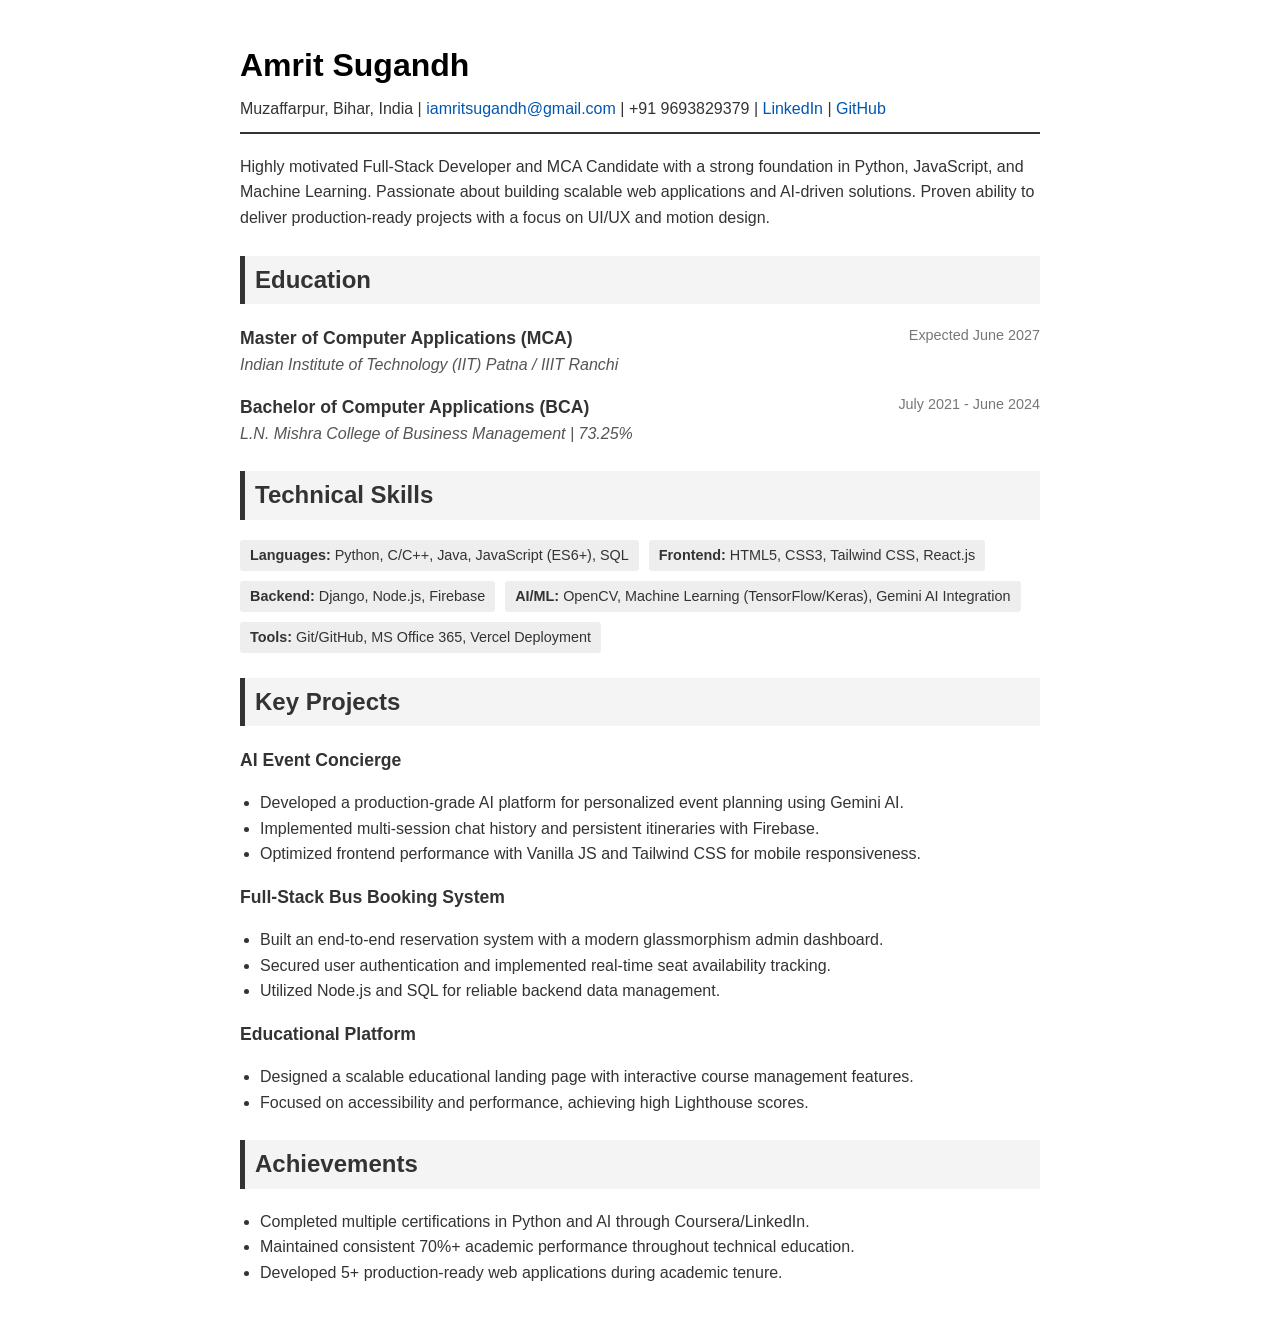
<file: Resume-ATS.html>
<!DOCTYPE html>
<html lang="en">
<head>
    <meta charset="UTF-8">
    <meta name="viewport" content="width=device-width, initial-scale=1.0">
    <title>Resume - Amrit Sugandh</title>
    <style>
        body { font-family: Arial, sans-serif; line-height: 1.6; color: #333; max-width: 800px; margin: 40px auto; padding: 0 20px; }
        h1 { color: #000; margin-bottom: 5px; }
        .contact-info { margin-bottom: 20px; border-bottom: 2px solid #333; padding-bottom: 10px; }
        .contact-info a { color: #0056b3; text-decoration: none; }
        h2 { background: #f4f4f4; padding: 5px 10px; border-left: 5px solid #333; margin-top: 25px; }
        .job { margin-bottom: 15px; }
        .job-title { font-weight: bold; font-size: 1.1em; }
        .company { font-style: italic; color: #555; }
        .date { float: right; color: #777; font-size: 0.9em; }
        .skills-list { display: flex; flex-wrap: wrap; gap: 10px; list-style: none; padding: 0; }
        .skills-list li { background: #eee; padding: 4px 10px; border-radius: 3px; font-size: 0.9em; }
        ul { padding-left: 20px; }
        @media print {
            body { margin: 20px; }
            .date { float: none; display: block; margin-top: -5px; }
        }
    </style>
</head>
<body>
    <h1>Amrit Sugandh</h1>
    <div class="contact-info">
        Muzaffarpur, Bihar, India | 
        <a href="mailto:iamritsugandh@gmail.com">iamritsugandh@gmail.com</a> | 
        +91 9693829379 | 
        <a href="https://linkedin.com/in/amrit-sugandh-668419299/">LinkedIn</a> | 
        <a href="https://github.com/amritsugandh">GitHub</a>
    </div>

    <p>Highly motivated Full-Stack Developer and MCA Candidate with a strong foundation in Python, JavaScript, and Machine Learning. Passionate about building scalable web applications and AI-driven solutions. Proven ability to deliver production-ready projects with a focus on UI/UX and motion design.</p>

    <h2>Education</h2>
    <div class="job">
        <span class="date">Expected June 2027</span>
        <div class="job-title">Master of Computer Applications (MCA)</div>
        <div class="company">Indian Institute of Technology (IIT) Patna / IIIT Ranchi</div>
    </div>
    <div class="job">
        <span class="date">July 2021 - June 2024</span>
        <div class="job-title">Bachelor of Computer Applications (BCA)</div>
        <div class="company">L.N. Mishra College of Business Management | 73.25%</div>
    </div>

    <h2>Technical Skills</h2>
    <ul class="skills-list">
        <li><strong>Languages:</strong> Python, C/C++, Java, JavaScript (ES6+), SQL</li>
        <li><strong>Frontend:</strong> HTML5, CSS3, Tailwind CSS, React.js</li>
        <li><strong>Backend:</strong> Django, Node.js, Firebase</li>
        <li><strong>AI/ML:</strong> OpenCV, Machine Learning (TensorFlow/Keras), Gemini AI Integration</li>
        <li><strong>Tools:</strong> Git/GitHub, MS Office 365, Vercel Deployment</li>
    </ul>

    <h2>Key Projects</h2>
    <div class="job">
        <div class="job-title">AI Event Concierge</div>
        <ul>
            <li>Developed a production-grade AI platform for personalized event planning using Gemini AI.</li>
            <li>Implemented multi-session chat history and persistent itineraries with Firebase.</li>
            <li>Optimized frontend performance with Vanilla JS and Tailwind CSS for mobile responsiveness.</li>
        </ul>
    </div>
    <div class="job">
        <div class="job-title">Full-Stack Bus Booking System</div>
        <ul>
            <li>Built an end-to-end reservation system with a modern glassmorphism admin dashboard.</li>
            <li>Secured user authentication and implemented real-time seat availability tracking.</li>
            <li>Utilized Node.js and SQL for reliable backend data management.</li>
        </ul>
    </div>
    <div class="job">
        <div class="job-title">Educational Platform</div>
        <ul>
            <li>Designed a scalable educational landing page with interactive course management features.</li>
            <li>Focused on accessibility and performance, achieving high Lighthouse scores.</li>
        </ul>
    </div>

    <h2>Achievements</h2>
    <ul>
        <li>Completed multiple certifications in Python and AI through Coursera/LinkedIn.</li>
        <li>Maintained consistent 70%+ academic performance throughout technical education.</li>
        <li>Developed 5+ production-ready web applications during academic tenure.</li>
    </ul>
</body>
</html>
</file>
